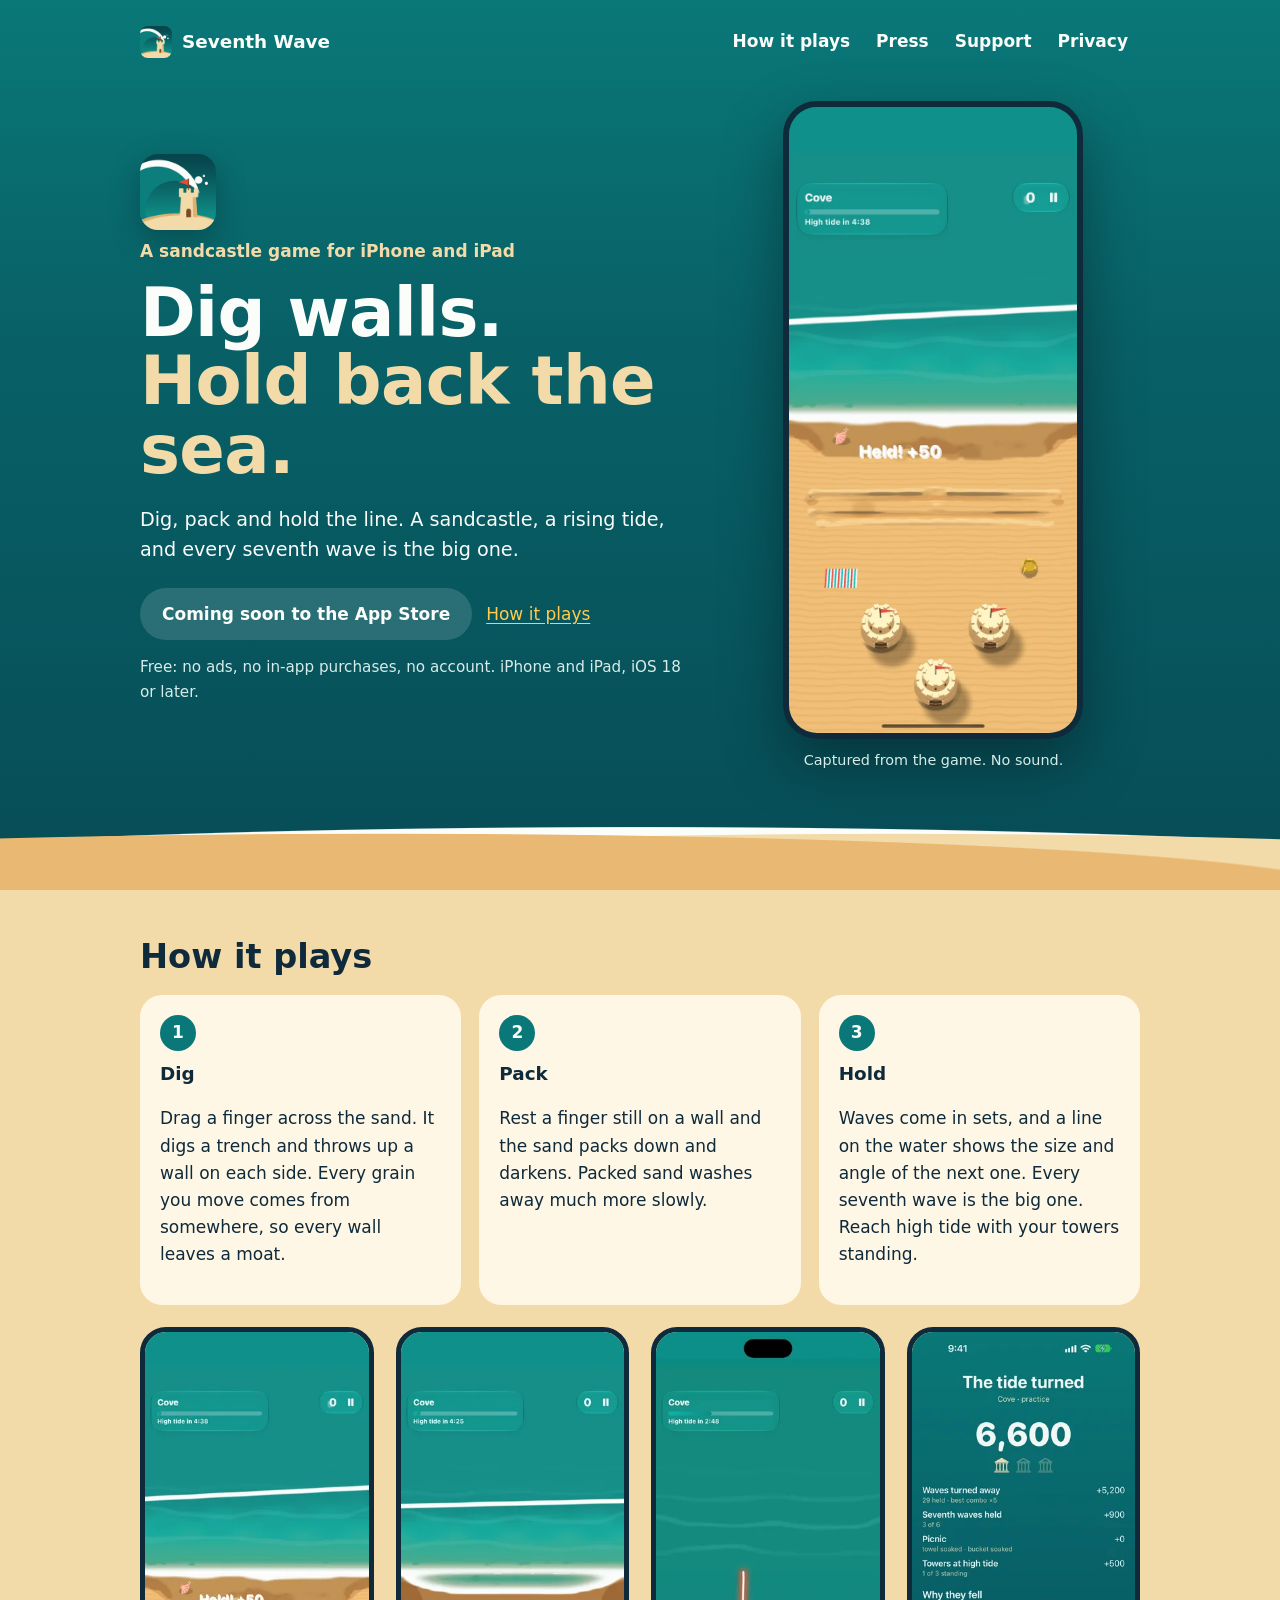
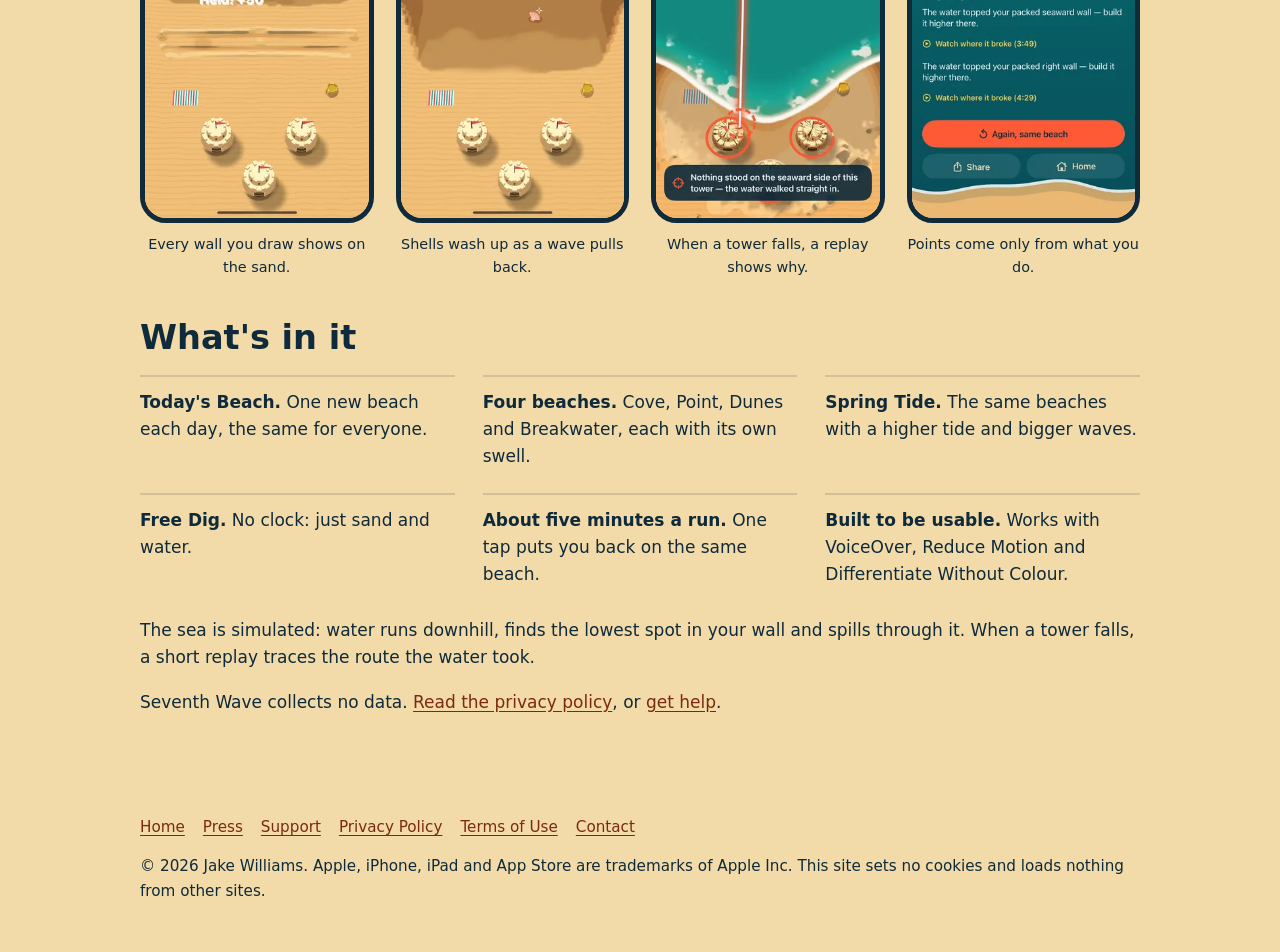
<file: index.html>
<!DOCTYPE html>
<html lang="en">
<head>
<meta charset="UTF-8">
<meta name="viewport" content="width=device-width, initial-scale=1">
<title>Seventh Wave: a sandcastle game for iPhone and iPad</title>
<meta name="description" content="Build a sandcastle and keep it standing while a simulated tide comes in. Dig trenches, pack walls and survive every seventh wave. Free, no ads, no in-app purchases.">
<meta name="color-scheme" content="dark">
<meta name="theme-color" content="#0a7878">

<link rel="canonical" href="https://jakeintech.github.io/seventh-wave-site/">
<link rel="icon" type="image/png" href="assets/img/favicon.png">
<link rel="apple-touch-icon" href="assets/img/apple-touch-icon.png">
<meta property="og:type" content="website">
<meta property="og:site_name" content="Seventh Wave">
<meta property="og:title" content="Seventh Wave: a sandcastle game for iPhone and iPad">
<meta property="og:description" content="Build a sandcastle and keep it standing while a simulated tide comes in. Dig trenches, pack walls and survive every seventh wave. Free, no ads, no in-app purchases.">
<meta property="og:url" content="https://jakeintech.github.io/seventh-wave-site/">
<meta property="og:image" content="https://jakeintech.github.io/seventh-wave-site/assets/img/og.png">
<meta property="og:image:width" content="1200">
<meta property="og:image:height" content="630">
<meta property="og:image:alt" content="Seventh Wave. Dig walls. Hold back the sea.">
<meta name="twitter:card" content="summary_large_image">
<link rel="stylesheet" href="assets/site.css">
</head>
<body>
<a class="skip" href="#main">Skip to content</a>
<header class="wrap site-head">
  <a class="brand" href="./" aria-label="Seventh Wave home"><img src="assets/img/icon-192.png" alt="" width="32" height="32">Seventh Wave</a>
  <nav class="site-nav" aria-label="Site">
    <a href="./#how">How it plays</a>
    <a href="press.html">Press</a>
    <a href="support.html">Support</a>
    <a href="privacy-policy.html">Privacy</a>
  </nav>
</header>
<script type="application/ld+json">
{
  "@context": "https://schema.org",
  "@type": "VideoGame",
  "name": "Seventh Wave: Sandcastle",
  "alternateName": "Seventh Wave",
  "description": "Build a sandcastle. Then keep it standing while the tide comes in.",
  "genre": [
    "Simulation",
    "Puzzle"
  ],
  "gamePlatform": [
    "iPhone",
    "iPad"
  ],
  "operatingSystem": "iOS 18 or later",
  "applicationCategory": "GameApplication",
  "playMode": "SinglePlayer",
  "url": "https://jakeintech.github.io/seventh-wave-site/",
  "image": "https://jakeintech.github.io/seventh-wave-site/assets/img/icon-512.png",
  "author": {
    "@type": "Person",
    "name": "Jake Williams"
  }
}
</script>
<main id="main" class="plain">
<section class="wrap hero-grid" aria-labelledby="hero-title">
  <div>
    <img class="hero-icon" src="assets/img/icon-192.png" width="76" height="76" alt="The Seventh Wave app icon: a white-crested wave curling over a sandcastle tower with a red flag.">
    <p class="tag">A sandcastle game for iPhone and iPad</p>
    <h1 id="hero-title"><span class="line">Dig walls.</span> <span class="line">Hold back the sea.</span></h1>
    <p class="lede">Dig, pack and hold the line. A sandcastle, a rising tide, and every seventh wave is the big one.</p>
    <div class="cta"><span class="soon">Coming soon to the App Store</span><a href="#how">How it plays</a></div>
    <p class="fine">Free: no ads, no in-app purchases, no account. iPhone and iPad, iOS 18 or later.</p>
  </div>
  <figure class="phone">
    <video autoplay muted loop playsinline preload="metadata" poster="assets/img/play.webp" width="443" height="960" aria-label="Thirty seconds of Seventh Wave: walls drawn across the sand stop the first waves, shells are picked up, then an undefended beach floods and a replay traces the water's route.">
      <source src="assets/video/gameplay.mp4" type="video/mp4">
    </video>
    <figcaption>Captured from the game. No sound.</figcaption>
  </figure>
</section>
<div class="shore" aria-hidden="true"></div>
<section class="sand" id="how" aria-labelledby="how-title">
  <div class="wrap">
    <h2 id="how-title">How it plays</h2>
    <ol class="steps">
      <li><span class="n" aria-hidden="true">1</span><h3>Dig</h3><p>Drag a finger across the sand. It digs a trench and throws up a wall on each side. Every grain you move comes from somewhere, so every wall leaves a moat.</p></li>
      <li><span class="n" aria-hidden="true">2</span><h3>Pack</h3><p>Rest a finger still on a wall and the sand packs down and darkens. Packed sand washes away much more slowly.</p></li>
      <li><span class="n" aria-hidden="true">3</span><h3>Hold</h3><p>Waves come in sets, and a line on the water shows the size and angle of the next one. Every seventh wave is the big one. Reach high tide with your towers standing.</p></li>
    </ol>
    <div class="shots">
<figure><img src="assets/img/play-small.webp" srcset="assets/img/play-small.webp 330w, assets/img/play.webp 660w" sizes="(min-width:760px) 230px, 45vw" width="330" height="717" loading="lazy" alt="Three lines of wall across the sand, and the first wave stopped at the nearest one. A “Held! +50” pop shows the points earned."><figcaption>Every wall you draw shows on the sand.</figcaption></figure>
<figure><img src="assets/img/shell-small.webp" srcset="assets/img/shell-small.webp 330w, assets/img/shell.webp 660w" sizes="(min-width:760px) 230px, 45vw" width="330" height="717" loading="lazy" alt="The tide pulled back to leave a coral shell on the wet sand, with a glint beside it, above three sandcastle towers."><figcaption>Shells wash up as a wave pulls back.</figcaption></figure>
<figure><img src="assets/img/replay-small.webp" srcset="assets/img/replay-small.webp 330w, assets/img/replay.webp 660w" sizes="(min-width:760px) 230px, 45vw" width="330" height="717" loading="lazy" alt="Two cracked towers ringed in red, a glowing line tracing the water&#x27;s route from the sea, and the caption “Nothing stood on the seaward side of this tower”."><figcaption>When a tower falls, a replay shows why.</figcaption></figure>
<figure><img src="assets/img/results-small.webp" srcset="assets/img/results-small.webp 330w, assets/img/results.webp 660w" sizes="(min-width:760px) 230px, 45vw" width="330" height="717" loading="lazy" alt="The results screen: “The tide turned”, a score of 6,600, and where each point came from."><figcaption>Points come only from what you do.</figcaption></figure>
    </div>
    <h2>What's in it</h2>
    <ul class="facts">
      <li><strong>Today's Beach.</strong> One new beach each day, the same for everyone.</li>
      <li><strong>Four beaches.</strong> Cove, Point, Dunes and Breakwater, each with its own swell.</li>
      <li><strong>Spring Tide.</strong> The same beaches with a higher tide and bigger waves.</li>
      <li><strong>Free Dig.</strong> No clock: just sand and water.</li>
      <li><strong>About five minutes a run.</strong> One tap puts you back on the same beach.</li>
      <li><strong>Built to be usable.</strong> Works with VoiceOver, Reduce Motion and Differentiate Without Colour.</li>
    </ul>
    <p>The sea is simulated: water runs downhill, finds the lowest spot in your wall and spills through it. When a tower falls, a short replay traces the route the water took.</p>
    <p>Seventh Wave collects no data. <a href="privacy-policy.html">Read the privacy policy</a>, or <a href="support.html">get help</a>.</p>
  </div>
</section>
</main>
<footer>
  <div class="wrap">
    <nav aria-label="Footer"><a href="./">Home</a><a href="press.html">Press</a><a href="support.html">Support</a><a href="privacy-policy.html">Privacy Policy</a><a href="terms-of-service.html">Terms of Use</a><a href="mailto:info@jakeawilliams.com">Contact</a></nav>
    <p>&copy; 2026 Jake Williams. Apple, iPhone, iPad and App Store are trademarks of Apple Inc. This site sets no cookies and loads nothing from other sites.</p>
  </div>
</footer>
</body>
</html>
</file>
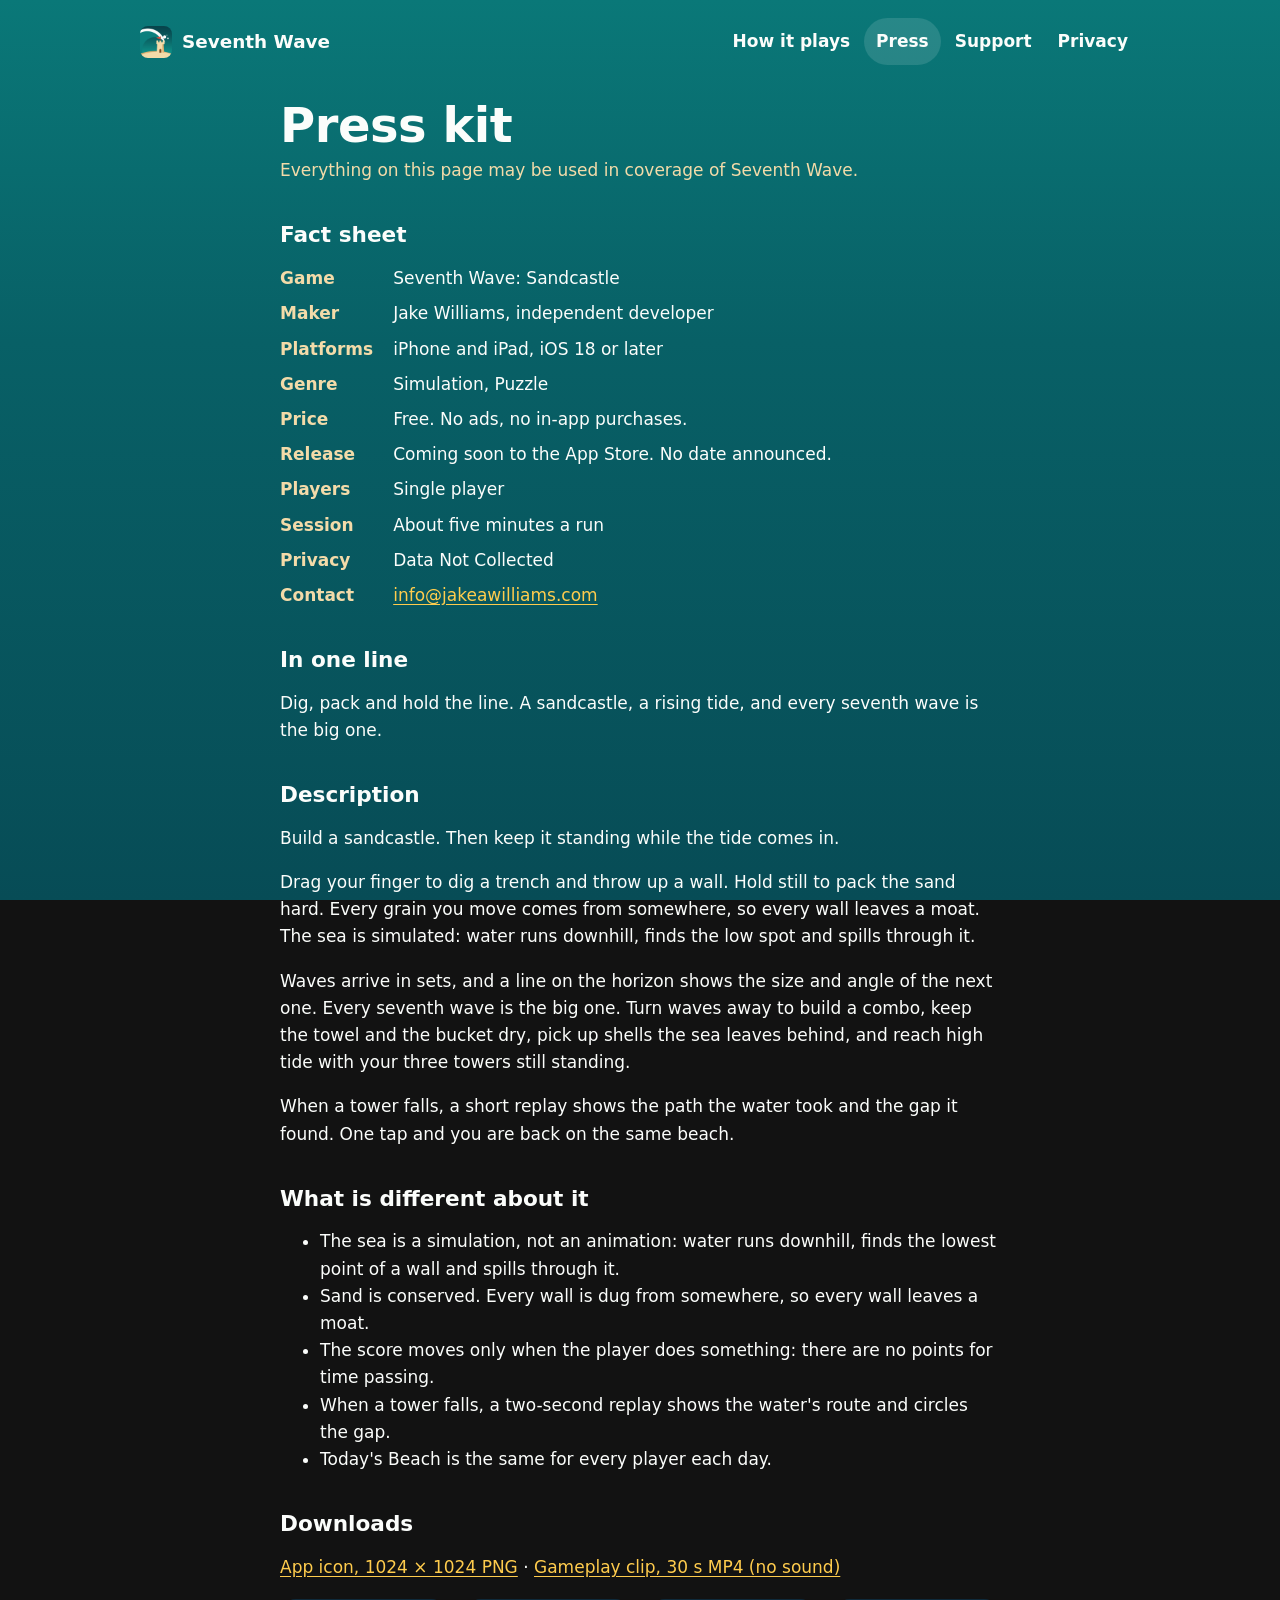
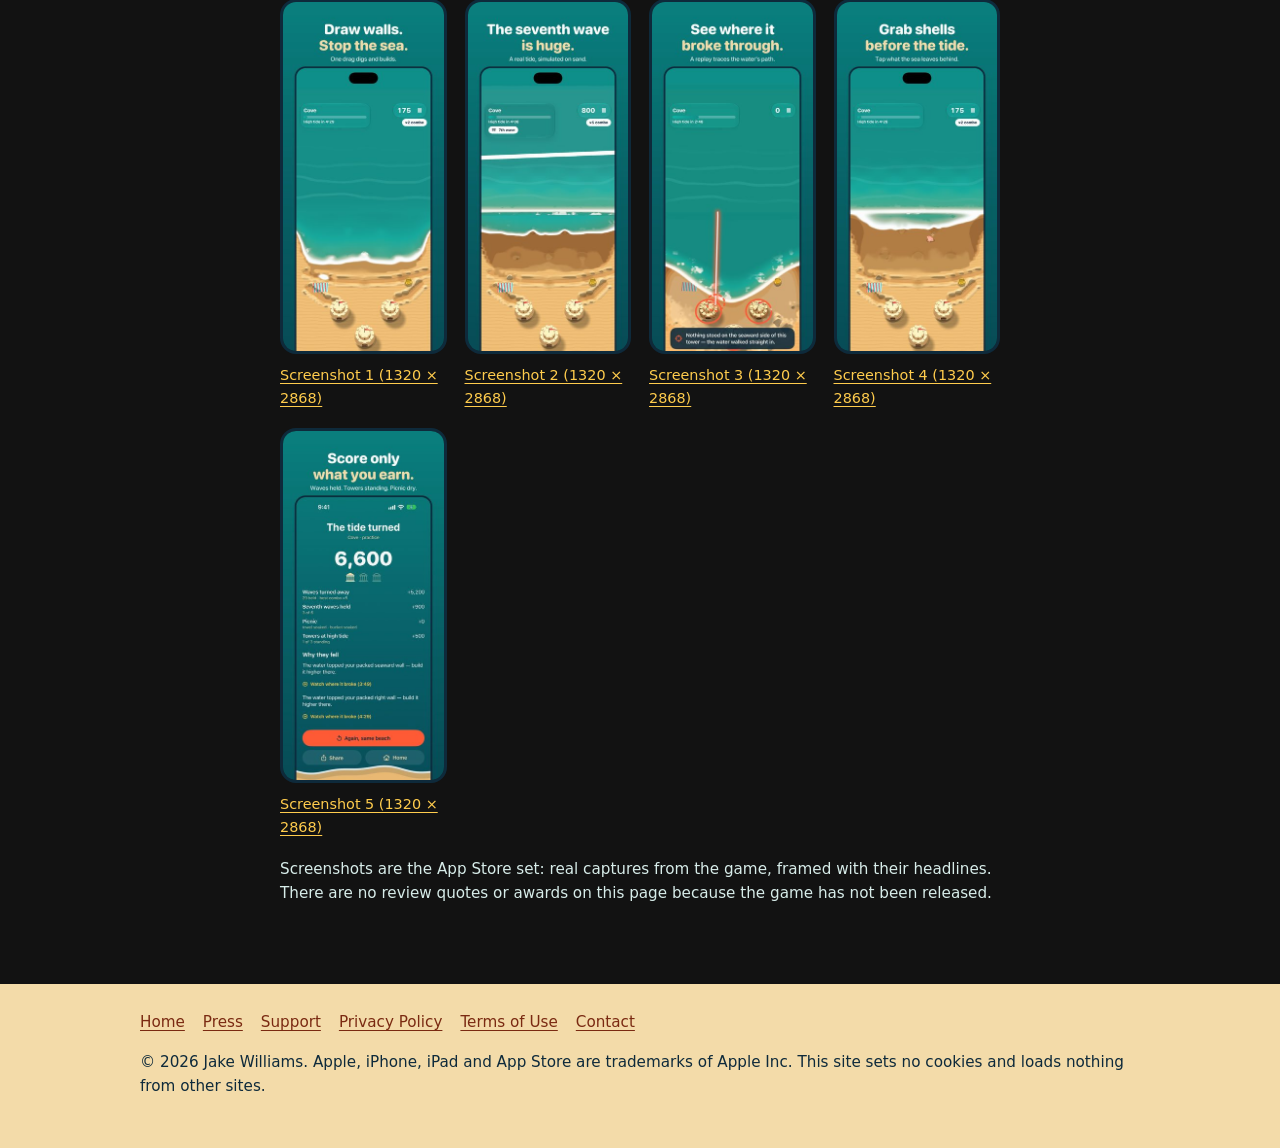
<file: press.html>
<!DOCTYPE html>
<html lang="en">
<head>
<meta charset="UTF-8">
<meta name="viewport" content="width=device-width, initial-scale=1">
<title>Seventh Wave Press Kit</title>
<meta name="description" content="Fact sheet, description, icon, screenshots and a gameplay clip for Seventh Wave, a sandcastle game for iPhone and iPad.">
<meta name="color-scheme" content="dark">
<meta name="theme-color" content="#0a7878">

<link rel="canonical" href="https://jakeintech.github.io/seventh-wave-site/press.html">
<link rel="icon" type="image/png" href="assets/img/favicon.png">
<link rel="apple-touch-icon" href="assets/img/apple-touch-icon.png">
<meta property="og:type" content="website">
<meta property="og:site_name" content="Seventh Wave">
<meta property="og:title" content="Seventh Wave Press Kit">
<meta property="og:description" content="Fact sheet, description, icon, screenshots and a gameplay clip for Seventh Wave, a sandcastle game for iPhone and iPad.">
<meta property="og:url" content="https://jakeintech.github.io/seventh-wave-site/press.html">
<meta property="og:image" content="https://jakeintech.github.io/seventh-wave-site/assets/img/og.png">
<meta property="og:image:width" content="1200">
<meta property="og:image:height" content="630">
<meta property="og:image:alt" content="Seventh Wave. Dig walls. Hold back the sea.">
<meta name="twitter:card" content="summary_large_image">
<link rel="stylesheet" href="assets/site.css">
</head>
<body>
<a class="skip" href="#main">Skip to content</a>
<header class="wrap site-head">
  <a class="brand" href="./" aria-label="Seventh Wave home"><img src="assets/img/icon-192.png" alt="" width="32" height="32">Seventh Wave</a>
  <nav class="site-nav" aria-label="Site">
    <a href="./#how">How it plays</a>
    <a href="press.html" aria-current="page">Press</a>
    <a href="support.html">Support</a>
    <a href="privacy-policy.html">Privacy</a>
  </nav>
</header>
<main id="main" class="doc">
<h1>Press kit</h1>
<p class="updated">Everything on this page may be used in coverage of Seventh Wave.</p>
<h2>Fact sheet</h2>
<dl class="facts2">
<dt>Game</dt><dd>Seventh Wave: Sandcastle</dd>
<dt>Maker</dt><dd>Jake Williams, independent developer</dd>
<dt>Platforms</dt><dd>iPhone and iPad, iOS 18 or later</dd>
<dt>Genre</dt><dd>Simulation, Puzzle</dd>
<dt>Price</dt><dd>Free. No ads, no in-app purchases.</dd>
<dt>Release</dt><dd>Coming soon to the App Store. No date announced.</dd>
<dt>Players</dt><dd>Single player</dd>
<dt>Session</dt><dd>About five minutes a run</dd>
<dt>Privacy</dt><dd>Data Not Collected</dd>
<dt>Contact</dt><dd><a href="mailto:info@jakeawilliams.com">info@jakeawilliams.com</a></dd>
</dl>
<h2>In one line</h2>
<p>Dig, pack and hold the line. A sandcastle, a rising tide, and every seventh wave is the big one.</p>
<h2>Description</h2>
<p>Build a sandcastle. Then keep it standing while the tide comes in.</p><p>Drag your finger to dig a trench and throw up a wall. Hold still to pack the sand hard. Every grain you move comes from somewhere, so every wall leaves a moat. The sea is simulated: water runs downhill, finds the low spot and spills through it.</p><p>Waves arrive in sets, and a line on the horizon shows the size and angle of the next one. Every seventh wave is the big one. Turn waves away to build a combo, keep the towel and the bucket dry, pick up shells the sea leaves behind, and reach high tide with your three towers still standing.</p><p>When a tower falls, a short replay shows the path the water took and the gap it found. One tap and you are back on the same beach.</p>
<h2>What is different about it</h2>
<ul>
<li>The sea is a simulation, not an animation: water runs downhill, finds the lowest point of a wall and spills through it.</li>
<li>Sand is conserved. Every wall is dug from somewhere, so every wall leaves a moat.</li>
<li>The score moves only when the player does something: there are no points for time passing.</li>
<li>When a tower falls, a two-second replay shows the water's route and circles the gap.</li>
<li>Today's Beach is the same for every player each day.</li>
</ul>
<h2>Downloads</h2>
<p><a href="assets/press/seventh-wave-icon-1024.png">App icon, 1024 × 1024 PNG</a> · <a href="assets/video/gameplay.mp4">Gameplay clip, 30 s MP4 (no sound)</a></p>
<div class="downloads">
<figure><a href="assets/press/seventh-wave-screenshot-01.jpg"><img src="assets/press/seventh-wave-screenshot-01-thumb.jpg" width="330" height="717" loading="lazy" alt="App Store screenshot 1 of 5."></a><figcaption><a href="assets/press/seventh-wave-screenshot-01.jpg">Screenshot 1 (1320 × 2868)</a></figcaption></figure>
<figure><a href="assets/press/seventh-wave-screenshot-02.jpg"><img src="assets/press/seventh-wave-screenshot-02-thumb.jpg" width="330" height="717" loading="lazy" alt="App Store screenshot 2 of 5."></a><figcaption><a href="assets/press/seventh-wave-screenshot-02.jpg">Screenshot 2 (1320 × 2868)</a></figcaption></figure>
<figure><a href="assets/press/seventh-wave-screenshot-03.jpg"><img src="assets/press/seventh-wave-screenshot-03-thumb.jpg" width="330" height="717" loading="lazy" alt="App Store screenshot 3 of 5."></a><figcaption><a href="assets/press/seventh-wave-screenshot-03.jpg">Screenshot 3 (1320 × 2868)</a></figcaption></figure>
<figure><a href="assets/press/seventh-wave-screenshot-04.jpg"><img src="assets/press/seventh-wave-screenshot-04-thumb.jpg" width="330" height="717" loading="lazy" alt="App Store screenshot 4 of 5."></a><figcaption><a href="assets/press/seventh-wave-screenshot-04.jpg">Screenshot 4 (1320 × 2868)</a></figcaption></figure>
<figure><a href="assets/press/seventh-wave-screenshot-05.jpg"><img src="assets/press/seventh-wave-screenshot-05-thumb.jpg" width="330" height="717" loading="lazy" alt="App Store screenshot 5 of 5."></a><figcaption><a href="assets/press/seventh-wave-screenshot-05.jpg">Screenshot 5 (1320 × 2868)</a></figcaption></figure>
</div>
<p class="fine">Screenshots are the App Store set: real captures from the game, framed with their headlines. There are no review quotes or awards on this page because the game has not been released.</p>
</main>
<footer>
  <div class="wrap">
    <nav aria-label="Footer"><a href="./">Home</a><a href="press.html">Press</a><a href="support.html">Support</a><a href="privacy-policy.html">Privacy Policy</a><a href="terms-of-service.html">Terms of Use</a><a href="mailto:info@jakeawilliams.com">Contact</a></nav>
    <p>&copy; 2026 Jake Williams. Apple, iPhone, iPad and App Store are trademarks of Apple Inc. This site sets no cookies and loads nothing from other sites.</p>
  </div>
</footer>
</body>
</html>
</file>
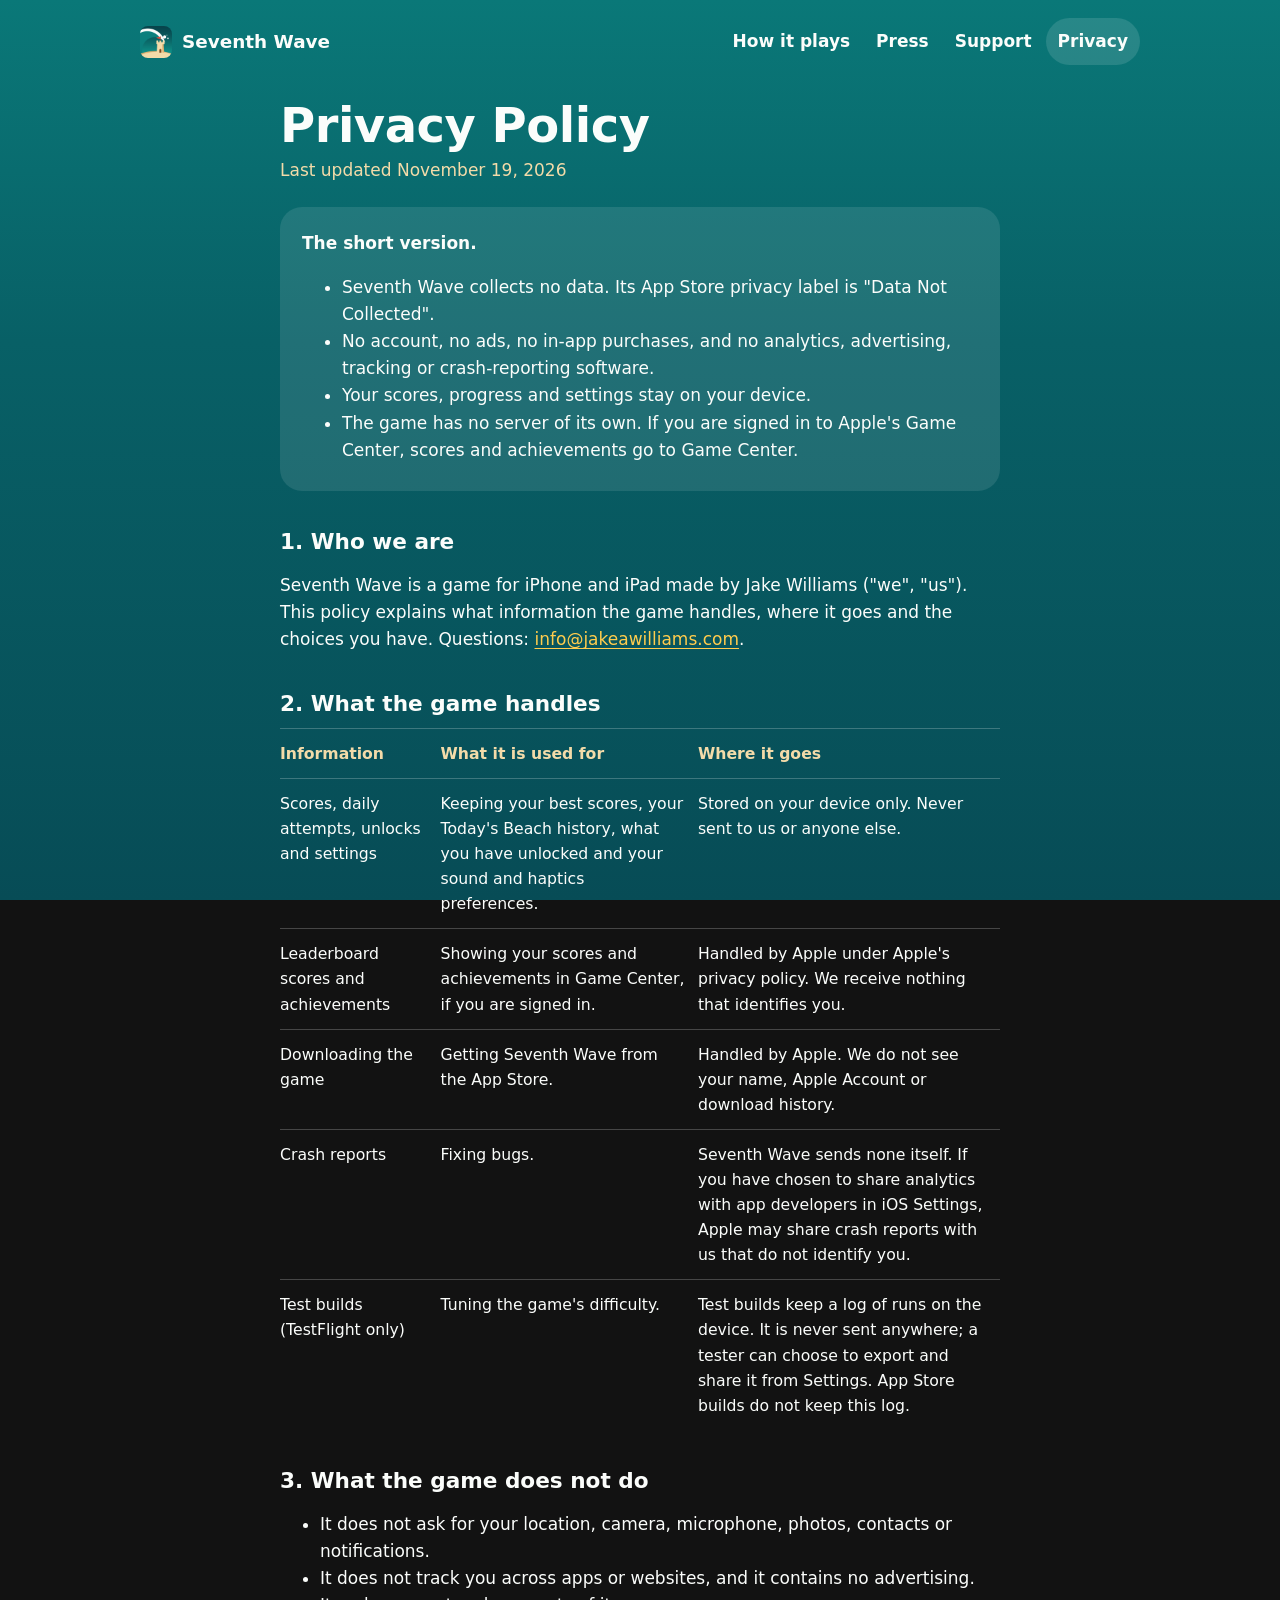
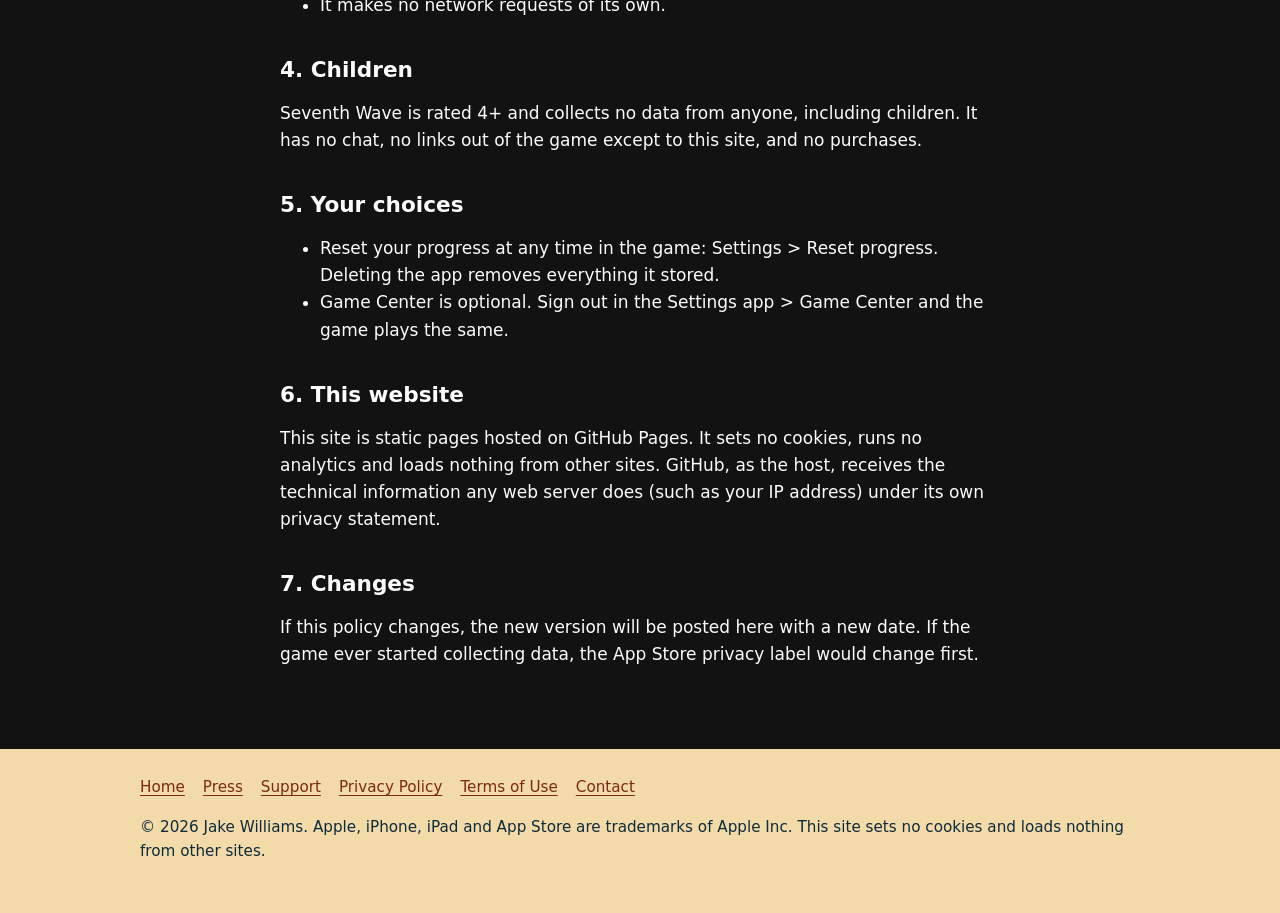
<file: privacy-policy.html>
<!DOCTYPE html>
<html lang="en">
<head>
<meta charset="UTF-8">
<meta name="viewport" content="width=device-width, initial-scale=1">
<title>Seventh Wave Privacy Policy</title>
<meta name="description" content="Seventh Wave collects no data. No account, no ads, no in-app purchases, no analytics and no tracking. Your scores stay on your device.">
<meta name="color-scheme" content="dark">
<meta name="theme-color" content="#0a7878">

<link rel="canonical" href="https://jakeintech.github.io/seventh-wave-site/privacy-policy.html">
<link rel="icon" type="image/png" href="assets/img/favicon.png">
<link rel="apple-touch-icon" href="assets/img/apple-touch-icon.png">
<meta property="og:type" content="website">
<meta property="og:site_name" content="Seventh Wave">
<meta property="og:title" content="Seventh Wave Privacy Policy">
<meta property="og:description" content="Seventh Wave collects no data. No account, no ads, no in-app purchases, no analytics and no tracking. Your scores stay on your device.">
<meta property="og:url" content="https://jakeintech.github.io/seventh-wave-site/privacy-policy.html">
<meta property="og:image" content="https://jakeintech.github.io/seventh-wave-site/assets/img/og.png">
<meta property="og:image:width" content="1200">
<meta property="og:image:height" content="630">
<meta property="og:image:alt" content="Seventh Wave. Dig walls. Hold back the sea.">
<meta name="twitter:card" content="summary_large_image">
<link rel="stylesheet" href="assets/site.css">
</head>
<body>
<a class="skip" href="#main">Skip to content</a>
<header class="wrap site-head">
  <a class="brand" href="./" aria-label="Seventh Wave home"><img src="assets/img/icon-192.png" alt="" width="32" height="32">Seventh Wave</a>
  <nav class="site-nav" aria-label="Site">
    <a href="./#how">How it plays</a>
    <a href="press.html">Press</a>
    <a href="support.html">Support</a>
    <a href="privacy-policy.html" aria-current="page">Privacy</a>
  </nav>
</header>
<main id="main" class="doc">
<h1>Privacy Policy</h1>
<p class="updated">Last updated November 19, 2026</p>
<div class="summary">
<p><strong>The short version.</strong></p>
<ul>
<li>Seventh Wave collects no data. Its App Store privacy label is "Data Not Collected".</li>
<li>No account, no ads, no in-app purchases, and no analytics, advertising, tracking or crash-reporting software.</li>
<li>Your scores, progress and settings stay on your device.</li>
<li>The game has no server of its own. If you are signed in to Apple's Game Center, scores and achievements go to Game Center.</li>
</ul>
</div>
<h2>1. Who we are</h2>
<p>Seventh Wave is a game for iPhone and iPad made by Jake Williams ("we", "us"). This policy explains what information the game handles, where it goes and the choices you have. Questions: <a href="mailto:info@jakeawilliams.com">info@jakeawilliams.com</a>.</p>
<h2>2. What the game handles</h2>
<div class="table-wrap"><table>
<thead><tr><th>Information</th><th>What it is used for</th><th>Where it goes</th></tr></thead>
<tbody>
<tr><td>Scores, daily attempts, unlocks and settings</td><td>Keeping your best scores, your Today's Beach history, what you have unlocked and your sound and haptics preferences.</td><td>Stored on your device only. Never sent to us or anyone else.</td></tr>
<tr><td>Leaderboard scores and achievements</td><td>Showing your scores and achievements in Game Center, if you are signed in.</td><td>Handled by Apple under Apple's privacy policy. We receive nothing that identifies you.</td></tr>
<tr><td>Downloading the game</td><td>Getting Seventh Wave from the App Store.</td><td>Handled by Apple. We do not see your name, Apple Account or download history.</td></tr>
<tr><td>Crash reports</td><td>Fixing bugs.</td><td>Seventh Wave sends none itself. If you have chosen to share analytics with app developers in iOS Settings, Apple may share crash reports with us that do not identify you.</td></tr>
<tr><td>Test builds (TestFlight only)</td><td>Tuning the game's difficulty.</td><td>Test builds keep a log of runs on the device. It is never sent anywhere; a tester can choose to export and share it from Settings. App Store builds do not keep this log.</td></tr>
</tbody></table></div>
<h2>3. What the game does not do</h2>
<ul>
<li>It does not ask for your location, camera, microphone, photos, contacts or notifications.</li>
<li>It does not track you across apps or websites, and it contains no advertising.</li>
<li>It makes no network requests of its own.</li>
</ul>
<h2>4. Children</h2>
<p>Seventh Wave is rated 4+ and collects no data from anyone, including children. It has no chat, no links out of the game except to this site, and no purchases.</p>
<h2>5. Your choices</h2>
<ul>
<li>Reset your progress at any time in the game: Settings &gt; Reset progress. Deleting the app removes everything it stored.</li>
<li>Game Center is optional. Sign out in the Settings app &gt; Game Center and the game plays the same.</li>
</ul>
<h2>6. This website</h2>
<p>This site is static pages hosted on GitHub Pages. It sets no cookies, runs no analytics and loads nothing from other sites. GitHub, as the host, receives the technical information any web server does (such as your IP address) under its own privacy statement.</p>
<h2>7. Changes</h2>
<p>If this policy changes, the new version will be posted here with a new date. If the game ever started collecting data, the App Store privacy label would change first.</p>
</main>
<footer>
  <div class="wrap">
    <nav aria-label="Footer"><a href="./">Home</a><a href="press.html">Press</a><a href="support.html">Support</a><a href="privacy-policy.html">Privacy Policy</a><a href="terms-of-service.html">Terms of Use</a><a href="mailto:info@jakeawilliams.com">Contact</a></nav>
    <p>&copy; 2026 Jake Williams. Apple, iPhone, iPad and App Store are trademarks of Apple Inc. This site sets no cookies and loads nothing from other sites.</p>
  </div>
</footer>
</body>
</html>
</file>
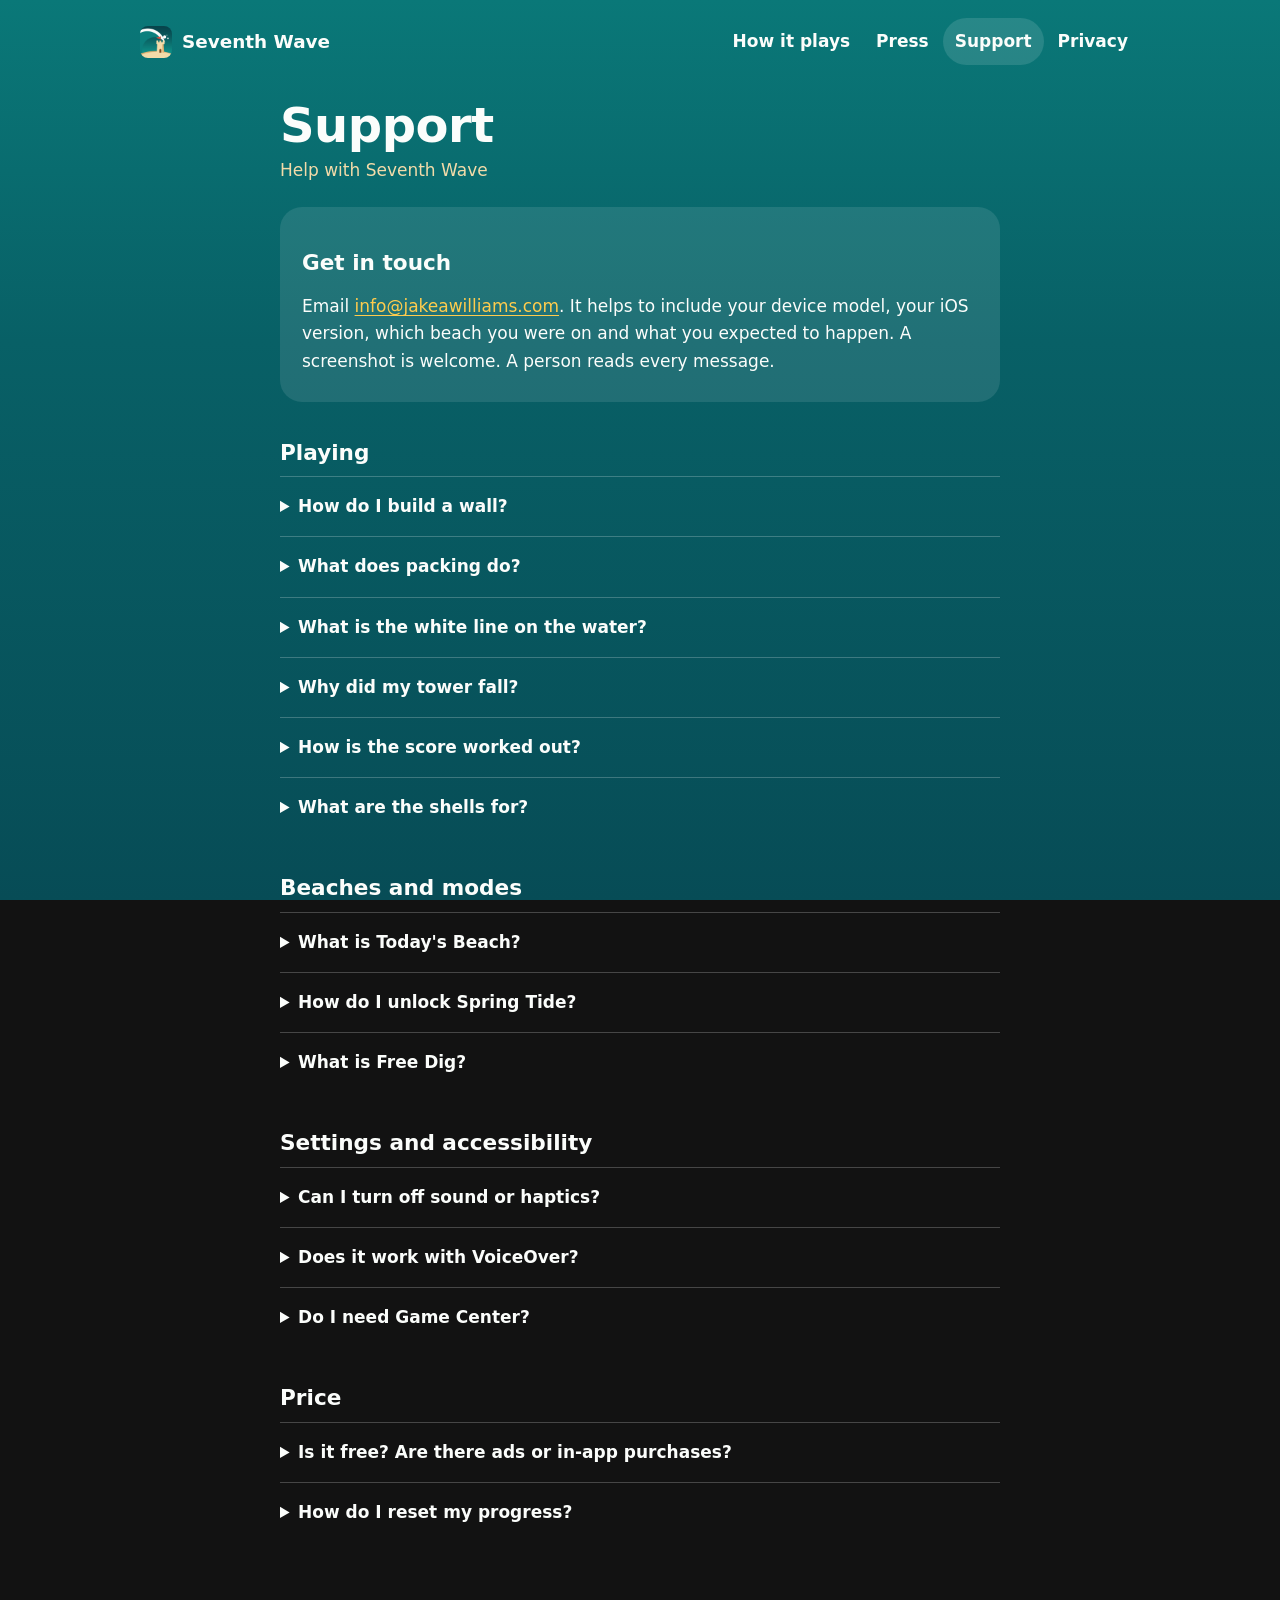
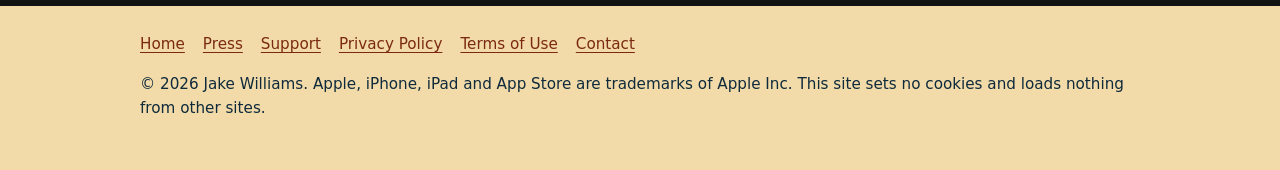
<file: support.html>
<!DOCTYPE html>
<html lang="en">
<head>
<meta charset="UTF-8">
<meta name="viewport" content="width=device-width, initial-scale=1">
<title>Seventh Wave Support and FAQ</title>
<meta name="description" content="Help with Seventh Wave: building and packing walls, reading the swell, scoring, shells, Today&#x27;s Beach, settings, accessibility and how to contact us.">
<meta name="color-scheme" content="dark">
<meta name="theme-color" content="#0a7878">

<link rel="canonical" href="https://jakeintech.github.io/seventh-wave-site/support.html">
<link rel="icon" type="image/png" href="assets/img/favicon.png">
<link rel="apple-touch-icon" href="assets/img/apple-touch-icon.png">
<meta property="og:type" content="website">
<meta property="og:site_name" content="Seventh Wave">
<meta property="og:title" content="Seventh Wave Support and FAQ">
<meta property="og:description" content="Help with Seventh Wave: building and packing walls, reading the swell, scoring, shells, Today&#x27;s Beach, settings, accessibility and how to contact us.">
<meta property="og:url" content="https://jakeintech.github.io/seventh-wave-site/support.html">
<meta property="og:image" content="https://jakeintech.github.io/seventh-wave-site/assets/img/og.png">
<meta property="og:image:width" content="1200">
<meta property="og:image:height" content="630">
<meta property="og:image:alt" content="Seventh Wave. Dig walls. Hold back the sea.">
<meta name="twitter:card" content="summary_large_image">
<link rel="stylesheet" href="assets/site.css">
</head>
<body>
<a class="skip" href="#main">Skip to content</a>
<header class="wrap site-head">
  <a class="brand" href="./" aria-label="Seventh Wave home"><img src="assets/img/icon-192.png" alt="" width="32" height="32">Seventh Wave</a>
  <nav class="site-nav" aria-label="Site">
    <a href="./#how">How it plays</a>
    <a href="press.html">Press</a>
    <a href="support.html" aria-current="page">Support</a>
    <a href="privacy-policy.html">Privacy</a>
  </nav>
</header>
<main id="main" class="doc">
<h1>Support</h1>
<p class="updated">Help with Seventh Wave</p>
<div class="contact-card">
<h2>Get in touch</h2>
<p>Email <a href="mailto:info@jakeawilliams.com">info@jakeawilliams.com</a>. It helps to include your device model, your iOS version, which beach you were on and what you expected to happen. A screenshot is welcome. A person reads every message.</p>
</div>
<h2 id="playing">Playing</h2>
<details><summary>How do I build a wall?</summary><p>Drag a finger across the sand between the sea (at the top) and your towers. The drag digs a trench and piles the sand up in a ridge on each side.</p></details>
<details><summary>What does packing do?</summary><p>Rest a finger still on a ridge for about half a second. A ring fills under it and the sand darkens. Packed sand washes away about three times more slowly than loose sand.</p></details>
<details><summary>What is the white line on the water?</summary><p>The next wave, a few seconds out. A thicker line is a bigger wave, and its slant shows which side of the beach it reaches first. Every seventh wave is much bigger, with a thick white crest.</p></details>
<details><summary>Why did my tower fall?</summary><p>Water stood at its foot for too long. A tower cracks, then wobbles, then crumbles; if it dries out in time it recovers. After a fall, a short replay shows the water's route and circles the gap it came through.</p></details>
<details><summary>How is the score worked out?</summary><p>Only from what you do: waves turned away (several in a row build a combo), seventh waves held without damage, the towel and the bucket kept dry, shells picked up, and towers still standing at high tide. Nothing is scored for time passing.</p></details>
<details><summary>What are the shells for?</summary><p>A wave can leave a shell or a starfish on the wet sand as it pulls back. Tap it before the next wave takes it for bonus points.</p></details>
<h2 id="modes">Beaches and modes</h2>
<details><summary>What is Today's Beach?</summary><p>One beach each day, the same for everyone, changing at midnight UTC. Your first finished run of the day is your score; later runs are practice.</p></details>
<details><summary>How do I unlock Spring Tide?</summary><p>Finish one run on a beach to unlock its Spring Tide, which has a higher tide and bigger waves.</p></details>
<details><summary>What is Free Dig?</summary><p>The beach with no clock and no score, for trying things out. You can turn the waves off.</p></details>
<h2 id="settings">Settings and accessibility</h2>
<details><summary>Can I turn off sound or haptics?</summary><p>Yes: Settings in the game has switches for both, and separate volumes for the surf and the effects.</p></details>
<details><summary>Does it work with VoiceOver?</summary><p>Yes. The board describes the towers, the next wave and the nearest water, and each control is labelled. The game also follows Reduce Motion and Differentiate Without Colour.</p></details>
<details><summary>Do I need Game Center?</summary><p>No. The game plays the same whether or not you are signed in, and it keeps your scores on the device.</p></details>
<h2 id="purchase">Price</h2>
<details><summary>Is it free? Are there ads or in-app purchases?</summary><p>It is free, with every beach and mode open. There are no ads and no in-app purchases.</p></details>
<details><summary>How do I reset my progress?</summary><p>Settings in the game &gt; Reset progress. This clears best scores, daily attempts and unlocks on this device; Game Center scores stay with Game Center.</p></details>
</main>
<footer>
  <div class="wrap">
    <nav aria-label="Footer"><a href="./">Home</a><a href="press.html">Press</a><a href="support.html">Support</a><a href="privacy-policy.html">Privacy Policy</a><a href="terms-of-service.html">Terms of Use</a><a href="mailto:info@jakeawilliams.com">Contact</a></nav>
    <p>&copy; 2026 Jake Williams. Apple, iPhone, iPad and App Store are trademarks of Apple Inc. This site sets no cookies and loads nothing from other sites.</p>
  </div>
</footer>
</body>
</html>
</file>
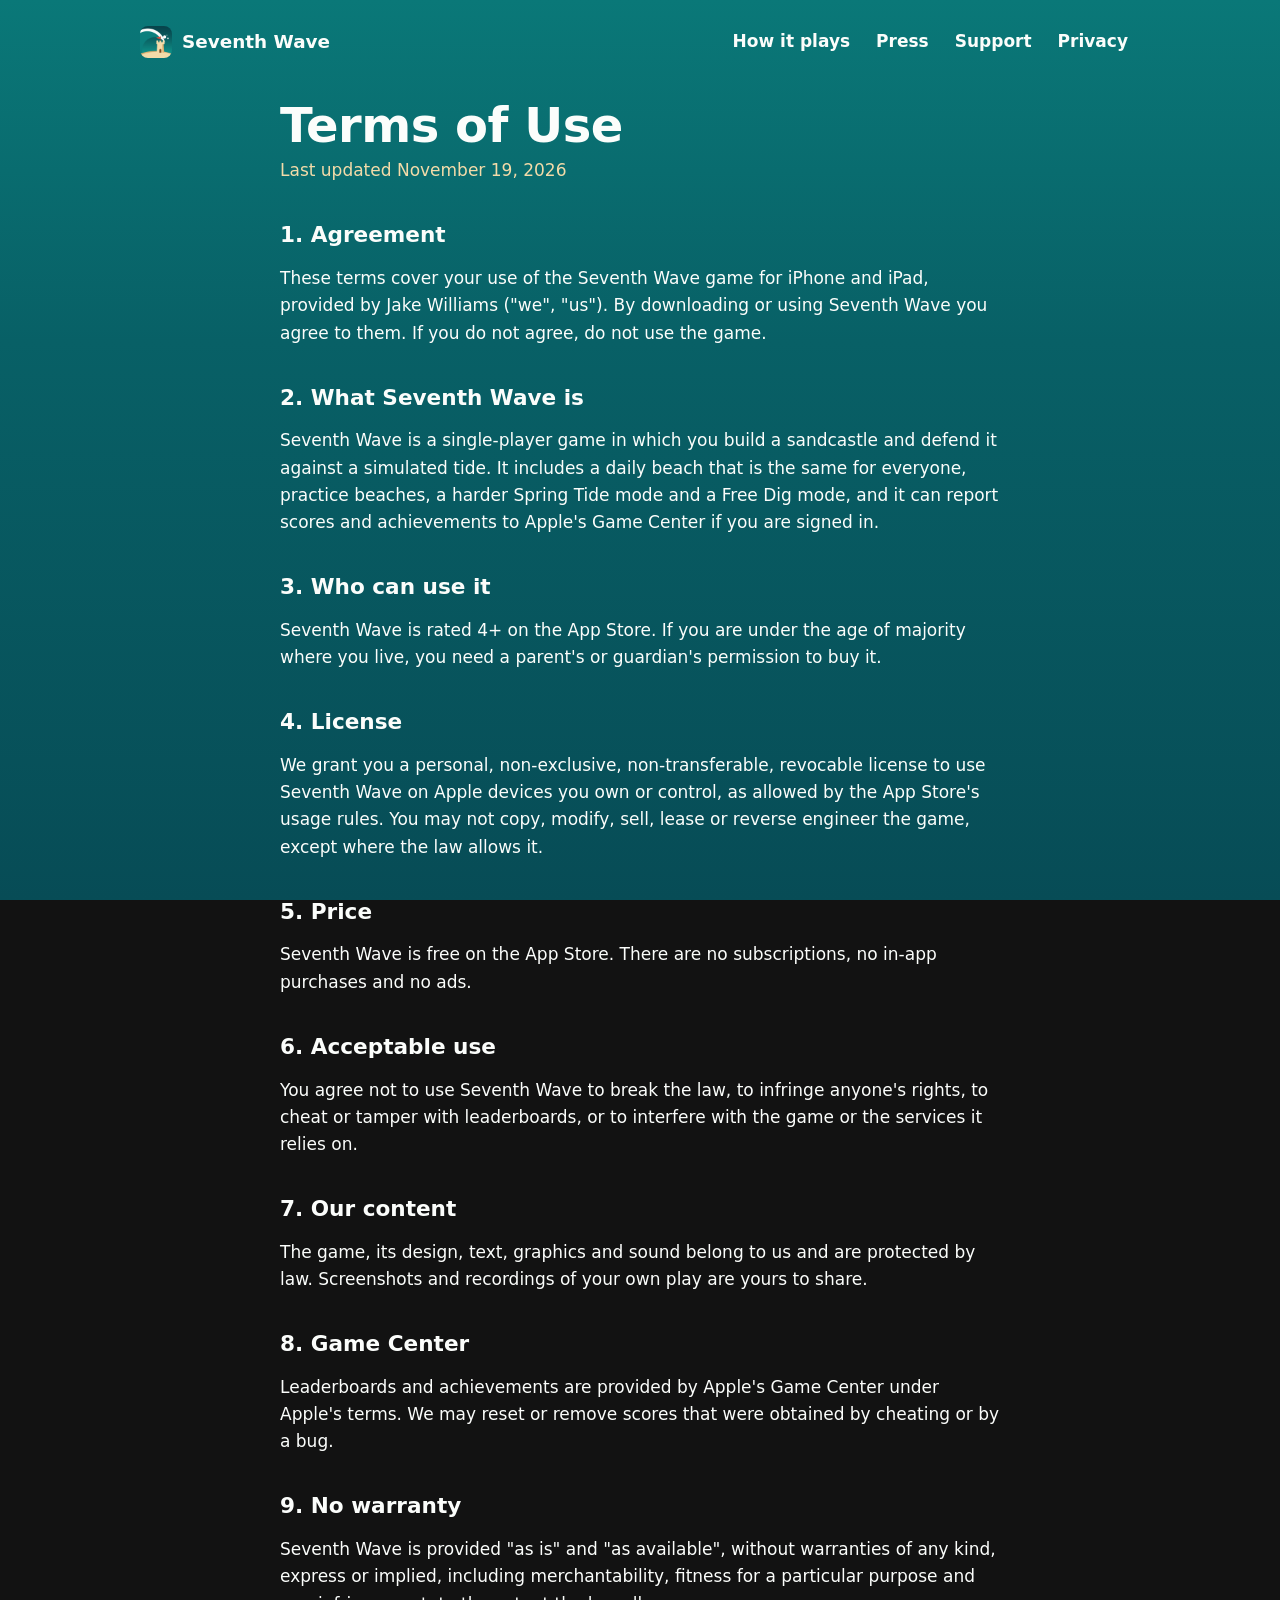
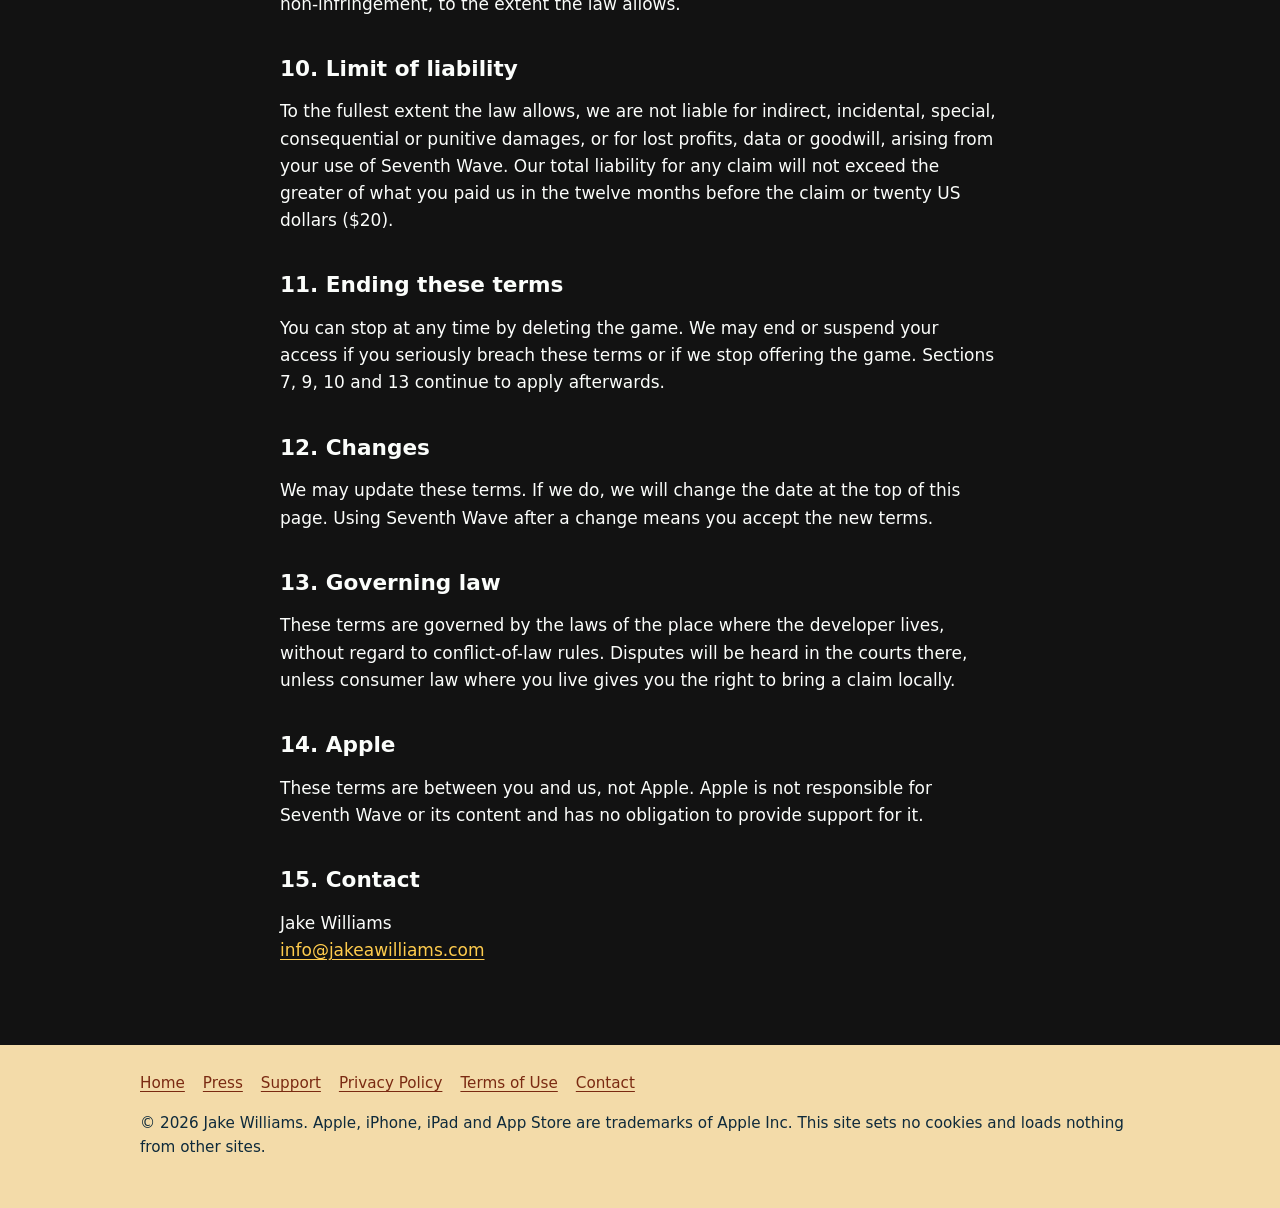
<file: terms-of-service.html>
<!DOCTYPE html>
<html lang="en">
<head>
<meta charset="UTF-8">
<meta name="viewport" content="width=device-width, initial-scale=1">
<title>Seventh Wave Terms of Use</title>
<meta name="description" content="The terms that cover your use of Seventh Wave: license, price, acceptable use, Game Center, warranty and contact.">
<meta name="color-scheme" content="dark">
<meta name="theme-color" content="#0a7878">

<link rel="canonical" href="https://jakeintech.github.io/seventh-wave-site/terms-of-service.html">
<link rel="icon" type="image/png" href="assets/img/favicon.png">
<link rel="apple-touch-icon" href="assets/img/apple-touch-icon.png">
<meta property="og:type" content="website">
<meta property="og:site_name" content="Seventh Wave">
<meta property="og:title" content="Seventh Wave Terms of Use">
<meta property="og:description" content="The terms that cover your use of Seventh Wave: license, price, acceptable use, Game Center, warranty and contact.">
<meta property="og:url" content="https://jakeintech.github.io/seventh-wave-site/terms-of-service.html">
<meta property="og:image" content="https://jakeintech.github.io/seventh-wave-site/assets/img/og.png">
<meta property="og:image:width" content="1200">
<meta property="og:image:height" content="630">
<meta property="og:image:alt" content="Seventh Wave. Dig walls. Hold back the sea.">
<meta name="twitter:card" content="summary_large_image">
<link rel="stylesheet" href="assets/site.css">
</head>
<body>
<a class="skip" href="#main">Skip to content</a>
<header class="wrap site-head">
  <a class="brand" href="./" aria-label="Seventh Wave home"><img src="assets/img/icon-192.png" alt="" width="32" height="32">Seventh Wave</a>
  <nav class="site-nav" aria-label="Site">
    <a href="./#how">How it plays</a>
    <a href="press.html">Press</a>
    <a href="support.html">Support</a>
    <a href="privacy-policy.html">Privacy</a>
  </nav>
</header>
<main id="main" class="doc">
<h1>Terms of Use</h1>
<p class="updated">Last updated November 19, 2026</p>
<h2>1. Agreement</h2>
<p>These terms cover your use of the Seventh Wave game for iPhone and iPad, provided by Jake Williams ("we", "us"). By downloading or using Seventh Wave you agree to them. If you do not agree, do not use the game.</p>
<h2>2. What Seventh Wave is</h2>
<p>Seventh Wave is a single-player game in which you build a sandcastle and defend it against a simulated tide. It includes a daily beach that is the same for everyone, practice beaches, a harder Spring Tide mode and a Free Dig mode, and it can report scores and achievements to Apple's Game Center if you are signed in.</p>
<h2>3. Who can use it</h2>
<p>Seventh Wave is rated 4+ on the App Store. If you are under the age of majority where you live, you need a parent's or guardian's permission to buy it.</p>
<h2>4. License</h2>
<p>We grant you a personal, non-exclusive, non-transferable, revocable license to use Seventh Wave on Apple devices you own or control, as allowed by the App Store's usage rules. You may not copy, modify, sell, lease or reverse engineer the game, except where the law allows it.</p>
<h2>5. Price</h2>
<p>Seventh Wave is free on the App Store. There are no subscriptions, no in-app purchases and no ads.</p>
<h2>6. Acceptable use</h2>
<p>You agree not to use Seventh Wave to break the law, to infringe anyone's rights, to cheat or tamper with leaderboards, or to interfere with the game or the services it relies on.</p>
<h2>7. Our content</h2>
<p>The game, its design, text, graphics and sound belong to us and are protected by law. Screenshots and recordings of your own play are yours to share.</p>
<h2>8. Game Center</h2>
<p>Leaderboards and achievements are provided by Apple's Game Center under Apple's terms. We may reset or remove scores that were obtained by cheating or by a bug.</p>
<h2>9. No warranty</h2>
<p>Seventh Wave is provided "as is" and "as available", without warranties of any kind, express or implied, including merchantability, fitness for a particular purpose and non-infringement, to the extent the law allows.</p>
<h2>10. Limit of liability</h2>
<p>To the fullest extent the law allows, we are not liable for indirect, incidental, special, consequential or punitive damages, or for lost profits, data or goodwill, arising from your use of Seventh Wave. Our total liability for any claim will not exceed the greater of what you paid us in the twelve months before the claim or twenty US dollars ($20).</p>
<h2>11. Ending these terms</h2>
<p>You can stop at any time by deleting the game. We may end or suspend your access if you seriously breach these terms or if we stop offering the game. Sections 7, 9, 10 and 13 continue to apply afterwards.</p>
<h2>12. Changes</h2>
<p>We may update these terms. If we do, we will change the date at the top of this page. Using Seventh Wave after a change means you accept the new terms.</p>
<h2>13. Governing law</h2>
<p>These terms are governed by the laws of the place where the developer lives, without regard to conflict-of-law rules. Disputes will be heard in the courts there, unless consumer law where you live gives you the right to bring a claim locally.</p>
<h2>14. Apple</h2>
<p>These terms are between you and us, not Apple. Apple is not responsible for Seventh Wave or its content and has no obligation to provide support for it.</p>
<h2>15. Contact</h2>
<p>Jake Williams<br><a href="mailto:info@jakeawilliams.com">info@jakeawilliams.com</a></p>
</main>
<footer>
  <div class="wrap">
    <nav aria-label="Footer"><a href="./">Home</a><a href="press.html">Press</a><a href="support.html">Support</a><a href="privacy-policy.html">Privacy Policy</a><a href="terms-of-service.html">Terms of Use</a><a href="mailto:info@jakeawilliams.com">Contact</a></nav>
    <p>&copy; 2026 Jake Williams. Apple, iPhone, iPad and App Store are trademarks of Apple Inc. This site sets no cookies and loads nothing from other sites.</p>
  </div>
</footer>
</body>
</html>
</file>
<file: assets/site.css>
:root{--teal:#0a7878;--teal-deep:#074c56;--ink:#0e2a3b;--sand:#f3dba9;--sand-deep:#e9b872;--foam:#fbfdfb;--coral:#ff5a36;--sun:#ffcc4d}
*{box-sizing:border-box}
html{color-scheme:dark;-webkit-text-size-adjust:100%}
@media (prefers-reduced-motion:no-preference){html{scroll-behavior:smooth}}
body{margin:0;font:400 1.0625rem/1.6 ui-rounded,"SF Pro Rounded",system-ui,-apple-system,"Segoe UI",Roboto,sans-serif;color:var(--foam);
  background:linear-gradient(#0a7878,#086066 38%,#074c56) fixed;min-height:100vh}
a{color:var(--sun);text-underline-offset:.18em}
a:focus-visible,summary:focus-visible{outline:3px solid var(--sun);outline-offset:3px;border-radius:6px}
.skip{position:absolute;left:-999px}.skip:focus{left:16px;top:12px;background:var(--ink);padding:10px 14px;border-radius:10px;z-index:9}
.wrap{max-width:1040px;margin:0 auto;padding:0 20px}
.site-head{display:flex;align-items:center;justify-content:space-between;gap:12px;padding-top:18px;padding-bottom:18px}
.brand{display:flex;align-items:center;gap:10px;font-weight:800;font-size:1.15rem;color:var(--foam);text-decoration:none;min-height:44px}
.brand img{border-radius:8px}
.brand{white-space:nowrap}
.site-nav{display:flex;gap:2px}
@media (max-width:480px){.site-nav a{padding:10px 8px;font-size:.92rem}.site-nav a:first-child{display:none}.brand{font-size:1.05rem}}
.site-nav a{color:var(--foam);text-decoration:none;font-weight:600;padding:10px 12px;min-height:44px;display:inline-flex;align-items:center;border-radius:999px}
.site-nav a:hover,.site-nav a[aria-current]{background:rgba(255,255,255,.12)}
h1{font-size:clamp(2.4rem,7vw,4.2rem);line-height:1.02;font-weight:900;letter-spacing:-.01em;margin:.2em 0 .3em}
h1 .line{display:block}h1 .line+.line{color:var(--sand)}
h2{font-size:clamp(1.5rem,3.6vw,2.1rem);font-weight:800;line-height:1.15;margin:2.2em 0 .5em}
h3{font-size:1.15rem;font-weight:800;margin:0 0 .25em}
.tag{font-weight:700;color:var(--sand);margin:0}
.lede{font-size:1.2rem;max-width:34em}
.fine{font-size:.95rem;color:#d7ece9}
.hero-grid{display:grid;gap:28px;align-items:center;padding-top:18px;padding-bottom:8px}
@media (min-width:820px){.hero-grid{grid-template-columns:1.15fr .85fr}}
.hero-icon{border-radius:18px;box-shadow:0 10px 30px rgba(0,0,0,.25)}
.phone{margin:0;justify-self:center;max-width:300px}
.phone img,.phone video{display:block;width:100%;height:auto;border-radius:34px;border:6px solid var(--ink);box-shadow:0 24px 60px rgba(0,0,0,.35)}
figcaption{font-size:.9rem;color:#d7ece9;margin-top:10px;text-align:center}
.cta{display:flex;flex-wrap:wrap;gap:14px;align-items:center;margin:22px 0 12px}
.btn,.soon{display:inline-flex;align-items:center;gap:10px;min-height:52px;padding:0 22px;border-radius:999px;font-weight:800;text-decoration:none}
.btn{background:var(--coral);color:var(--ink)}
.soon{background:rgba(255,255,255,.14);color:var(--foam)}
.shore{height:70px;margin-top:40px;background:
  radial-gradient(120% 90px at 30% 100%,var(--sand-deep) 0 62%,transparent 63%),
  radial-gradient(120% 96px at 70% 100%,var(--sand) 0 58%,transparent 59%),
  radial-gradient(130% 104px at 50% 100%,var(--foam) 0 60%,transparent 61%)}
.sand{background:var(--sand);color:var(--ink);padding:8px 0 56px}
.sand a{color:#7a2a12}
.sand h2{margin-top:1.2em}
.steps{display:grid;gap:18px;padding:0;list-style:none;margin:18px 0 0}
@media (min-width:760px){.steps{grid-template-columns:repeat(3,1fr)}}
.steps li{background:#fff7e6;border-radius:22px;padding:20px}
.steps .n{display:inline-grid;place-items:center;width:36px;height:36px;border-radius:50%;background:var(--teal);color:var(--foam);font-weight:800;margin-bottom:8px}
.shots{display:grid;gap:22px;grid-template-columns:repeat(auto-fit,minmax(200px,1fr));margin-top:22px}
.shots figure{margin:0}
.shots img{display:block;width:100%;height:auto;border-radius:26px;border:5px solid var(--ink)}
.shots figcaption{color:var(--ink)}
.facts{display:grid;gap:10px 28px;grid-template-columns:repeat(auto-fit,minmax(240px,1fr));padding:0;list-style:none}
.facts li{padding:12px 0;border-top:2px solid rgba(14,42,59,.15)}
.doc{max-width:760px;margin:0 auto;padding:8px 20px 64px}
.doc h1{font-size:clamp(2rem,6vw,3rem)}
.doc h2{font-size:1.35rem;margin-top:1.8em}
.updated{color:var(--sand);margin-top:-.4em}
.summary,.contact-card{background:rgba(255,255,255,.1);border-radius:22px;padding:6px 22px 10px;margin:22px 0}
.table-wrap{overflow-x:auto}
table{border-collapse:collapse;width:100%;font-size:.98rem}
th,td{text-align:left;vertical-align:top;padding:12px 12px 12px 0;border-top:1px solid rgba(255,255,255,.22)}
th{color:var(--sand)}
details{border-top:1px solid rgba(255,255,255,.22);padding:4px 0}
summary{cursor:pointer;font-weight:700;padding:12px 0;min-height:44px}
details p{margin:.2em 0 1em}
footer{background:var(--sand);color:var(--ink);padding:26px 0 34px;font-size:.95rem}
.doc+footer,.plain+footer{margin-top:0}
footer a{color:#7a2a12}
footer nav{display:flex;gap:18px;flex-wrap:wrap;margin-bottom:8px}
.downloads{display:grid;gap:18px;grid-template-columns:repeat(auto-fit,minmax(150px,1fr));margin:18px 0}
.downloads figure{margin:0}.downloads img{display:block;width:100%;height:auto;border-radius:16px;border:3px solid var(--ink)}
.downloads figcaption{text-align:left}
dl.facts2{display:grid;grid-template-columns:max-content 1fr;gap:8px 20px}dl.facts2 dt{color:var(--sand);font-weight:700}dl.facts2 dd{margin:0}
.placeholder{background:var(--coral);color:var(--ink);font-weight:800;padding:2px 8px;border-radius:6px}
</file>
